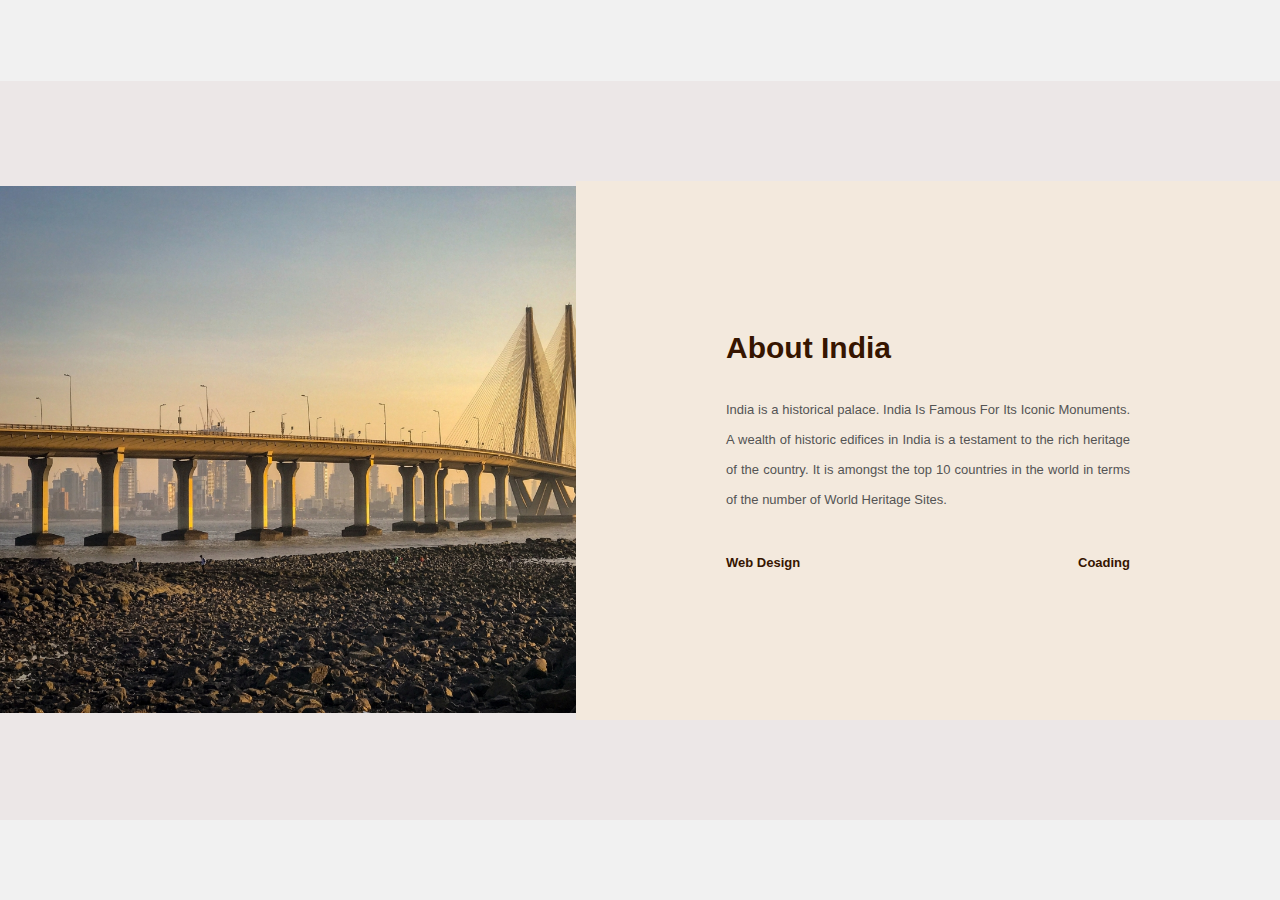
<file: About/index.html>
<!DOCTYPE html>
<html lang="en">
<head>
    <meta charset="UTF-8">
    <meta http-equiv="X-UA-Compatible" content="IE=edge">
    <meta name="viewport" content="width=device-width, initial-scale=1.0">
    <title>About</title>
    <link rel="stylesheet" href="style.css">
</head>
    <body>
        <div class="about-section">
            <div class="inner-container">
                <h1>About India</h1>
                <p class="text">
                    India is a historical palace. India Is Famous For Its Iconic Monuments. A wealth of historic edifices in India is a testament to the rich heritage of the country.
                    It is amongst the top 10 countries in the world in terms of the number of World Heritage Sites.
                </p>
                <div class="skills">
                <span>Web Design</span>
                <span>Coading</span>  
                </div>
            </div>
        </div>
    </body>
</html>
</file>
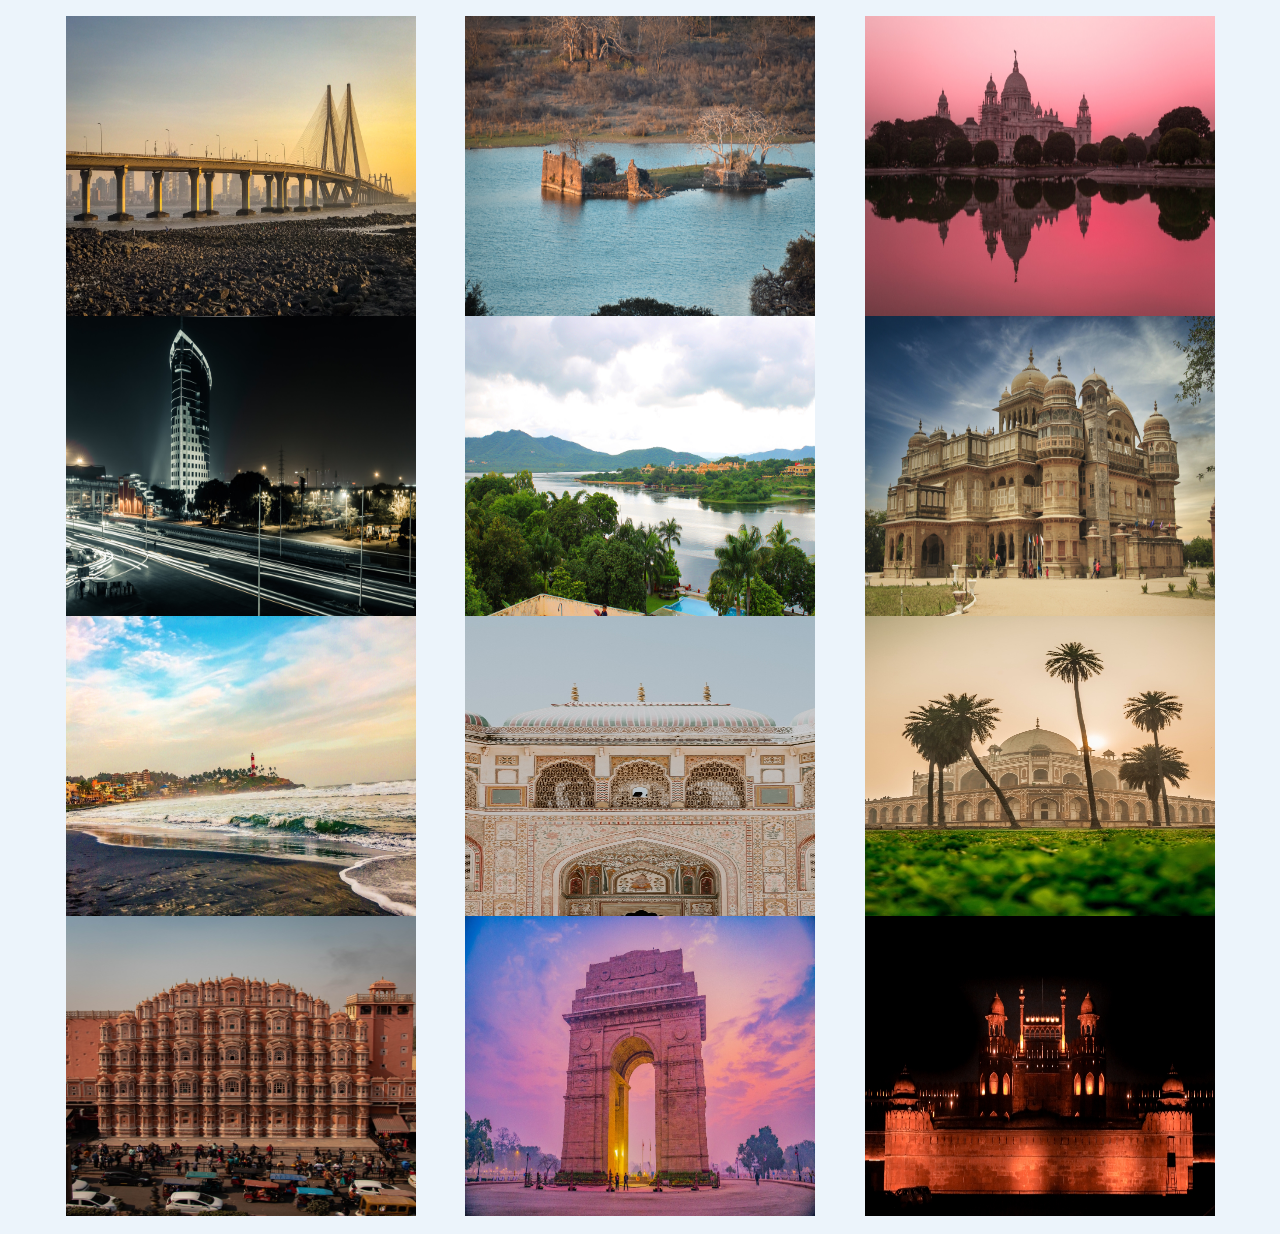
<file: Gallery/index.html>
<!DOCTYPE html>
<html lang="en">
    <head>
        <meta charset="UTF-8">
        <meta http-equiv="X-UA-Compatible" content="IE=edge">
        <meta name="viewport" content="width=device-width, initial-scale=1.0">
        <title>Gallery</title>
        <link rel="stylesheet" href="style.css">
    </head>
    <body>
        <div class="gallery"> 
            <img src="bridge.jpeg"  alt="">
            <img src="g1.jpeg" alt="">
            <img src="g2.jpeg" alt="">
            <img src="g3.jpeg" alt="">
            <img src="g4.jpeg" alt="">
            <img src="g5.jpeg" alt="">
            <img src="g6.jpeg" alt="">
            <img src="g7.jpeg" alt="">
            <img src="g8.jpeg" alt="">
            <img src="hawaMahal.jpeg" alt="">
            <img src="indiaGate.jpeg" alt="">
            <img src="redFort.jpeg" alt="">
        </div>
    </body>
</html>
</file>
<file: About/style.css>
*{
    margin: 0;
    padding: 0;
    font-family: "Open Sans", sans-serif;
    box-sizing: border-box;
}

body{
    min-height: 100vh;
    display: flex;
    align-items: center;
    justify-content: center;
    background-color: #f1f1f1;
}

.about-section{
    background: url("bridge.jpeg") no-repeat left;
    background-size: 55%;
    background-color: #ece7e7;
    overflow: hidden;
    padding: 100px 0;
}

.inner-container{
   width: 55%;
   float: right; 
   background-color: #F3E9DD;
   color: #361500;
   padding: 150px;
}

.inner-container h1{
    margin-bottom: 30px;
    font-size: 30px;
    font-weight: 900;
}

.text{
    font-size: 13px;
    color: #545454;
    line-height: 30px;
    text-align: justify;
    margin-bottom: 40px;
}

.skills{
    display: flex;
    justify-content: space-between;
    font-weight: 700;
    font-size: 13px;
}

@media screen and (max-width:1200px){
    .inner-container{
        padding: 80px;
    }
}
</file>
<file: Gallery/style.css>
*{
    margin: 0;
    padding: 0;
    font-family: sans-serif;
    box-sizing: border-box;
}

body
{
    background: #ecf4fb;
}

.gallery
{
    padding: 8px;
    margin: 8px;
    margin-bottom: 10px;
    display: flex;
    flex-direction: row;
   justify-content: space-evenly;
    flex-wrap: wrap;
    flex-grow: 1;
}

.gallery img
{  
   
   width: 350px;
   height: 300px;
    
}

.gallery img:hover
{
    transform: scale(0.8) rotate(-15deg);
    border-radius: 20px;
    box-shadow: 0 32px 75px rgba(68,77,136, 0.2);
}
</file>
